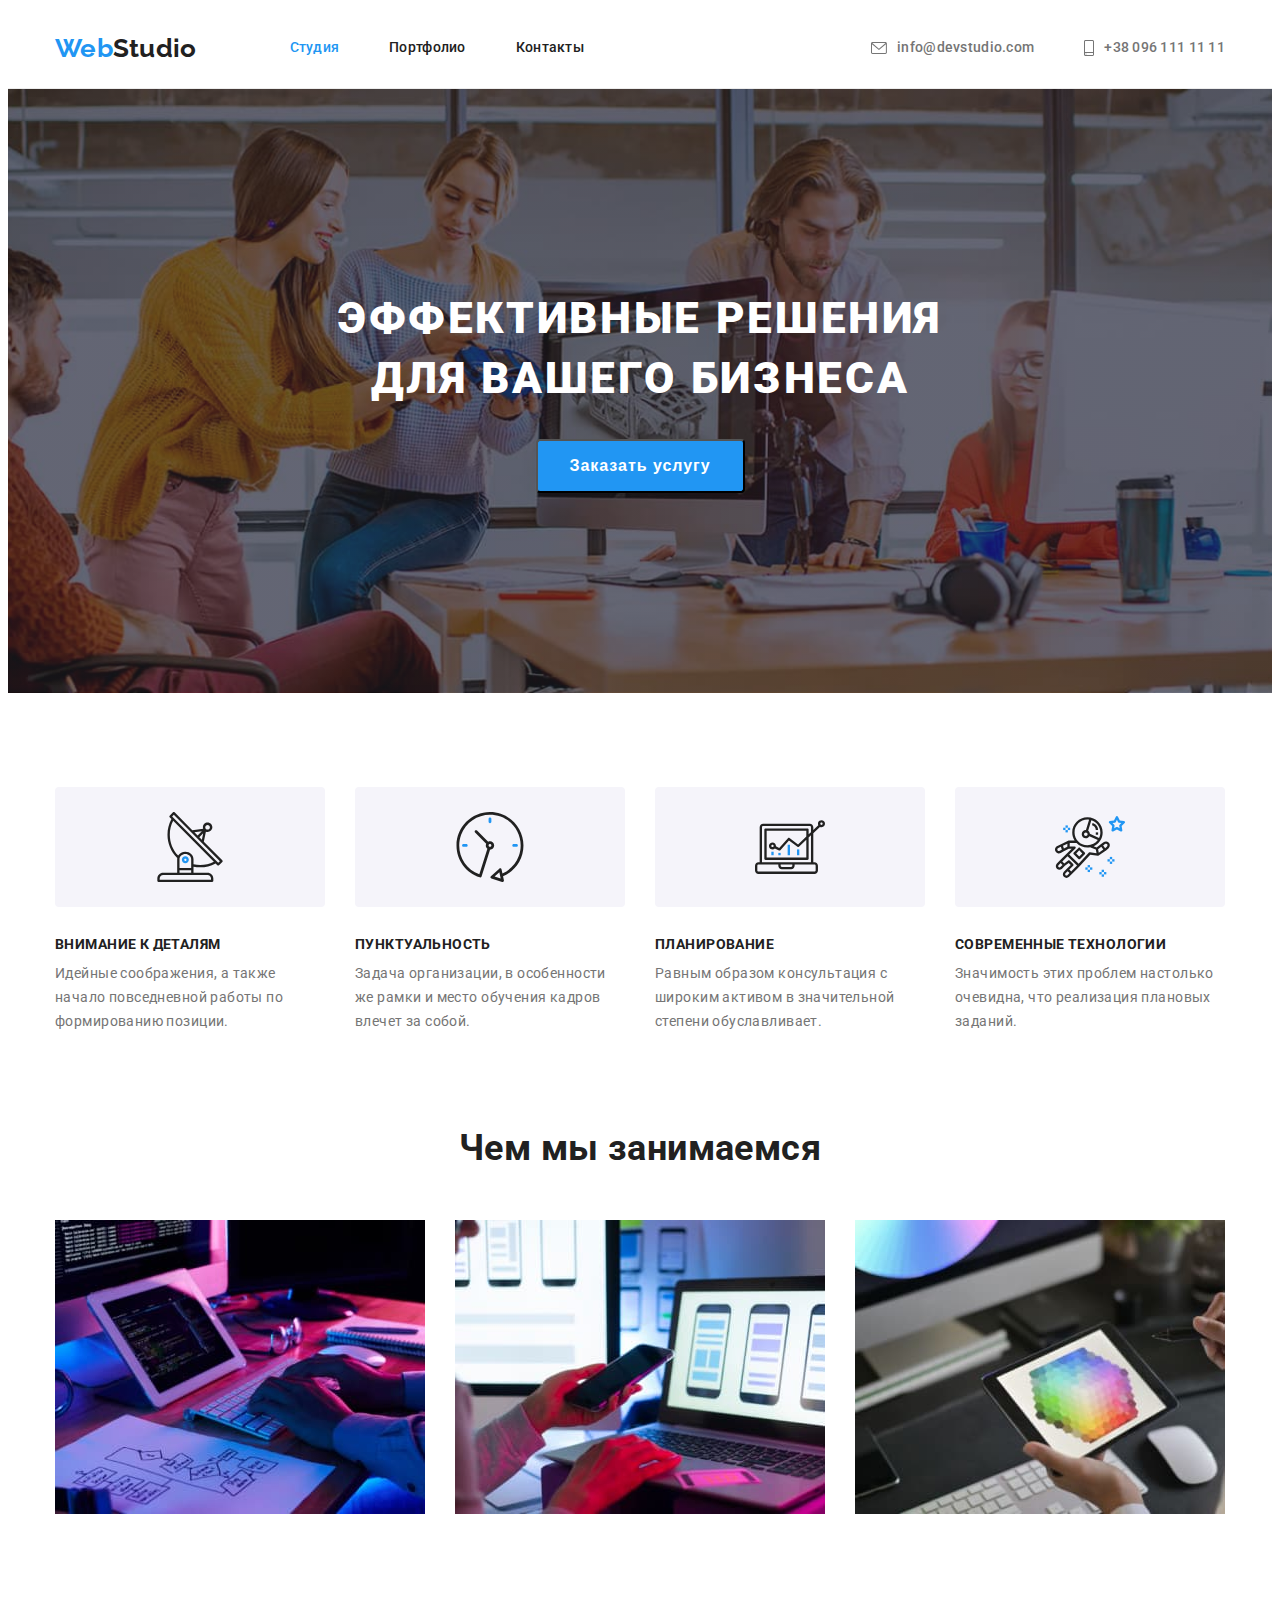
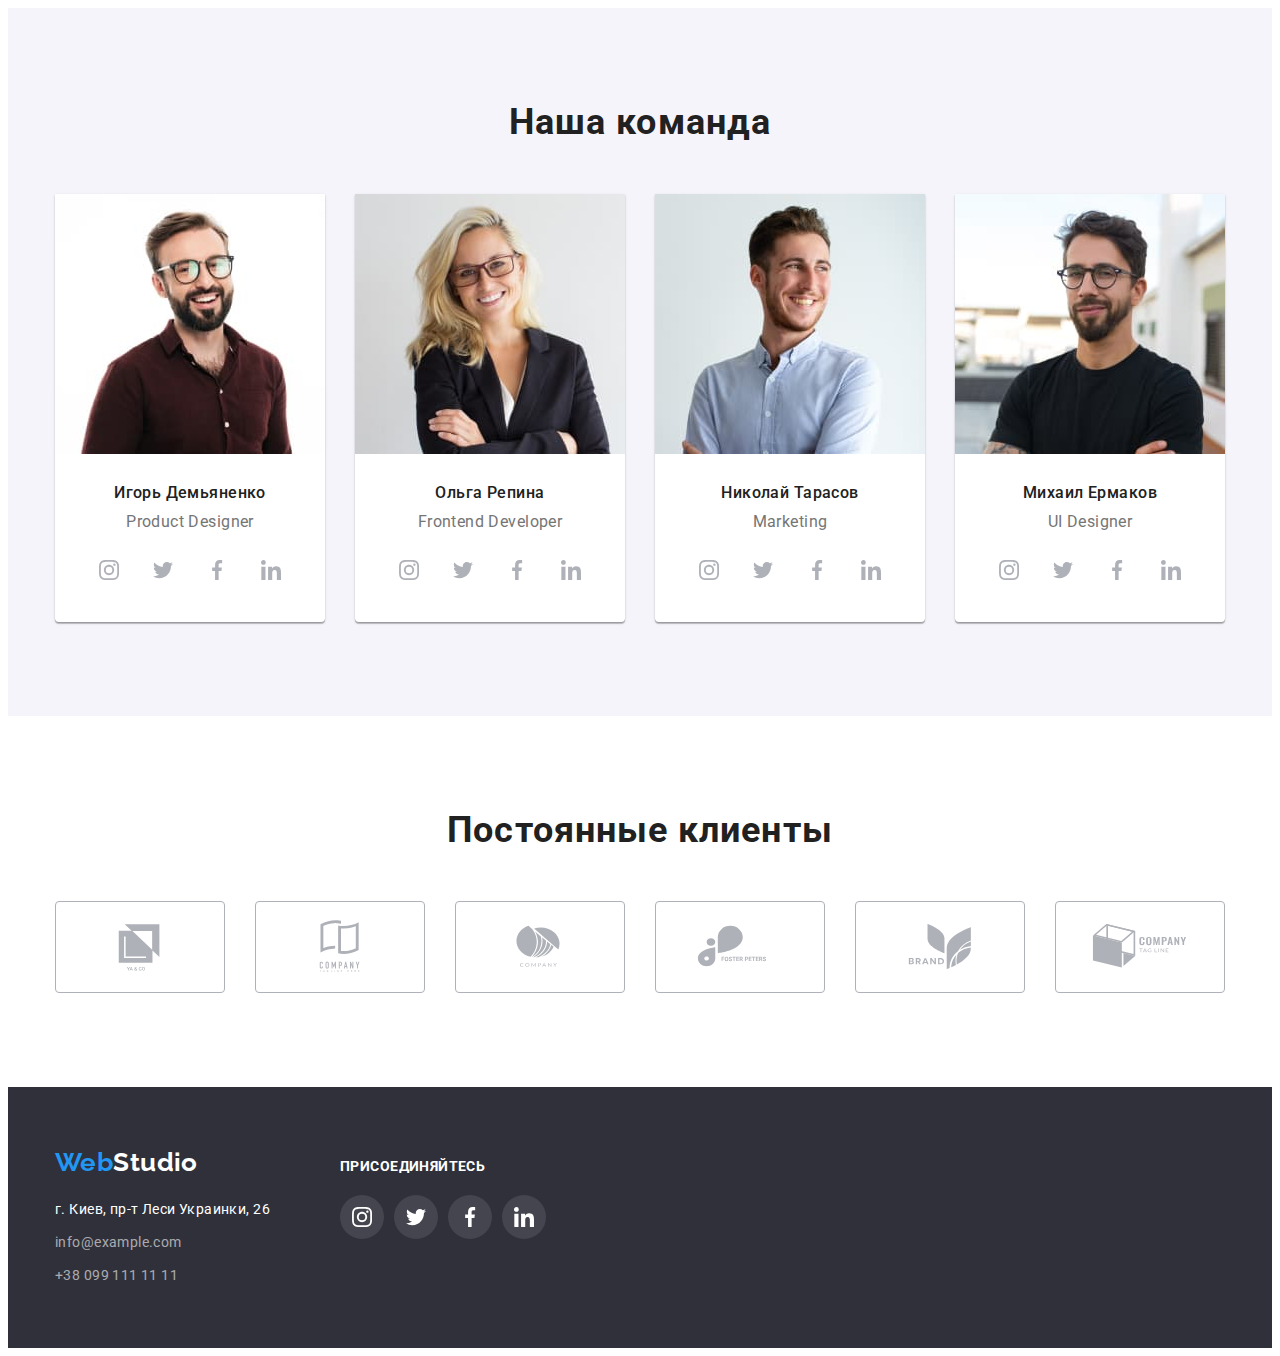
<file: index.html>
<!DOCTYPE html>
<html lang="ru">
  <head>
    <meta charset="UTF-8" />
    <meta http-equiv="X-UA-Compatible" content="IE=edge" />
    <meta name="viewport" content="width=device-width, initial-scale=1.0" />
    <title>WebStudio</title>
    <link rel="preconnect" href="https://fonts.googleapis.com" />
    <link rel="preconnect" href="https://fonts.googleapis.com" />
    <link rel="preconnect" href="https://fonts.gstatic.com" crossorigin />
    <link
      href="https://fonts.googleapis.com/css2?family=Raleway:wght@700&family=Roboto:wght@400;500;700;900&display=swap"
      rel="stylesheet"
    />
    <link
      rel="stylesheet"
      href="https://cdnjs.cloudflare.com/ajax/libs/modern-normalize/1.1.0/modern-normalize.min.css"
      integrity="sha512-wpPYUAdjBVSE4KJnH1VR1HeZfpl1ub8YT/NKx4PuQ5NmX2tKuGu6U/JRp5y+Y8XG2tV+wKQpNHVUX03MfMFn9Q=="
      crossorigin="anonymous"
      referrerpolicy="no-referrer"
    />
    <link rel="stylesheet" href="./css/styles.css" />
  </head>
  <body>
    <!--Header section-->

    <header class="header">
      <div class="container header-wrapper">
        <a href="" class="logo link"><span class="logo-blue">Web</span>Studio</a>
        <nav class="header-nav">
          <ul class="header-list list">
            <li class="header-item">
              <a href="" class="link active current">Студия</a>
            </li>
            <li class="header-item">
              <a href="./portfolio.html" class="link active">Портфолио</a>
            </li>
            <li class="header-item">
              <a href="" class="link active">Контакты</a>
            </li>
          </ul>
        </nav>

        <ul class="contact-list list">
          <li class="contact-item">
            <a href="mailto:info@devstudio.com" class="contact-link active link">
              <svg class="contact-social-icon" width="16" height="12">
                <use href="./images/icons.svg#icon-envelope"></use>
              </svg>
              info@devstudio.com
            </a>
          </li>
          <li class="contact-item">
            <a href="tel:+380961111111" class="contact-link active link">
                <svg class="contact-social-icon" width="10" height="16">
                    <use href="./images/icons.svg#icon-smartphone"></use>
                  </svg>
                +38 096 111 11 11
            </a>
          </li>
        </ul>
      </div>
    </header>

    <!--Main content-->

    <main>
      <section class="hero hero-bg">
        <div class="container">
          <h1 class="hero-title">Эффективные решения для вашего бизнеса</h1>
          <button type="button" class="hero-btn">Заказать услугу</button>
        </div>
      </section>

      <section class="feature section">
        <div class="container">
    


          <ul class="feature-list list">
            <li class="feature-item">
               <div class="feature-icon-wrapper">
                <svg class="feature-icon" width="70" height="70">
                  <use href="./images/icons.svg#icon-antenna-1"></use>
                </svg>
               </div>
              <h3 class="feature-title">Внимание к деталям</h3>
              <p class="feature-text">
                Идейные соображения, а также начало повседневной работы по формированию позиции.
              </p>
            </li>
            <li class="feature-item">
              <div class="feature-icon-wrapper">
                <svg class="feature-icon" width="70" height="70">
                  <use href="./images/icons.svg#icon-clock-1"></use>
                </svg>
               </div>
              <h3 class="feature-title">Пунктуальность</h3>
              <p class="feature-text">
                Задача организации, в особенности же рамки и место обучения кадров влечет за собой.
              </p>
            </li>
            <li class="feature-item">
              <div class="feature-icon-wrapper">
                <svg class="feature-icon" width="70" height="70">
                  <use href="./images/icons.svg#icon-diagram-1"></use>
                </svg>
               </div>
              <h3 class="feature-title">Планирование</h3>
              <p class="feature-text">
                Равным образом консультация с широким активом в значительной степени обуславливает.
              </p>
            </li>
            <li class="feature-item">
              <div class="feature-icon-wrapper">
                <svg class="feature-icon" width="70" height="70">
                  <use href="./images/icons.svg#icon-astronaut-1"></use>
                </svg>
               </div>
              <h3 class="feature-title">Современные технологии</h3>
              <p class="feature-text">
                Значимость этих проблем настолько очевидна, что реализация плановых заданий.
              </p>
            </li>
          </ul>
        </div>
      </section>

      <section class="services section">
        <div class="container">
          <h2 class="services-title">Чем мы занимаемся</h2>
          <ul class="services-list list">
            <li class="services-item">
              <img
                src="./images/our-work-1.jpg"
                alt="Написание кода"
                width="370"
                height="294"
                class="services-img"
              />
            </li>
            <li class="services-item">
              <img
                src="./images/our-work-2.jpg"
                alt="Решенение задач"
                width="370"
                height="294"
                class="services-img"
              />
            </li>
            <li class="services-item">
              <img
                src="./images/our-work-3.jpg"
                alt="Процесс дизайна"
                width="370"
                height="294"
                class="services-img"
              />
            </li>
          </ul>
        </div>
      </section>

      <section class="team section">
        <div class="container">
          <h2 class="team-title">Наша команда</h2>
          <ul class="teem-list list">
            <li class="team-item">
              <img
                src="./images/our-team-1.jpg"
                alt="Дизайнер Игорь"
                width="270"
                height="260"
                class="team-img"
              />
              <div class="wrapper-name-text">
                <h3 class="team-name">Игорь Демьяненко</h3>
                <p class="team-text">Product Designer</p>
                <ul class="team-social list">
                  <li class="team-social-item">
                    <a href="" class="team-social-link link">
                      <svg class="team-social-icon" width="20" height="20">
                        <use href="./images/icons.svg#icon-instagram"></use>
                      </svg>
                    </a>
                  </li>
                  <li class="team-social-item">
                    <a href="" class="team-social-link link">
                      <svg class="team-social-icon" width="20" height="20">
                        <use href="./images/icons.svg#icon-twitter"></use>
                      </svg>
                    </a>
                  </li>
                  <li class="team-social-item">
                    <a href="" class="team-social-link link">
                      <svg class="team-social-icon" width="20" height="20">
                        <use href="./images/icons.svg#icon-facebook"></use>
                      </svg>
                    </a>
                  </li>
                  <li class="team-social-item">
                    <a href="" class="team-social-link link">
                      <svg class="team-social-icon" width="20" height="20">
                        <use href="./images/icons.svg#icon-linkedin"></use>
                      </svg>
                    </a>
                  </li>
                </ul>
              </div>
            </li>
            <li class="team-item">
              <img
                src="./images/our-team-2.jpg"
                alt="Разработчик Ольга"
                width="270"
                height="260"
                class="team-img"
              />
              <div class="wrapper-name-text">
                <h3 class="team-name">Ольга Репина</h3>
                <p class="team-text">Frontend Developer</p>
                <ul class="team-social list">
                  <li class="team-social-item">
                    <a href="" class="team-social-link link">
                      <svg class="team-social-icon" width="20" height="20">
                        <use href="./images/icons.svg#icon-instagram"></use>
                      </svg>
                    </a>
                  </li>
                  <li class="team-social-item">
                    <a href="" class="team-social-link link">
                      <svg class="team-social-icon" width="20" height="20">
                        <use href="./images/icons.svg#icon-twitter"></use>
                      </svg>
                    </a>
                  </li>
                  <li class="team-social-item">
                    <a href="" class="team-social-link link">
                      <svg class="team-social-icon" width="20" height="20">
                        <use href="./images/icons.svg#icon-facebook"></use>
                      </svg>
                    </a>
                  </li>
                  <li class="team-social-item">
                    <a href="" class="team-social-link link">
                      <svg class="team-social-icon" width="20" height="20">
                        <use href="./images/icons.svg#icon-linkedin"></use>
                      </svg>
                    </a>
                  </li>
                </ul>
              </div>
            </li>
            <li class="team-item">
              <img
                src="./images/our-team-3.jpg"
                alt="Маркетолог Николай"
                width="270"
                height="260"
                class="team-img"
              />
              <div class="wrapper-name-text">
                <h3 class="team-name">Николай Тарасов</h3>
                <p class="team-text">Marketing</p>
                <ul class="team-social list">
                  <li class="team-social-item">
                    <a href="" class="team-social-link link">
                      <svg class="team-social-icon" width="20" height="20">
                        <use href="./images/icons.svg#icon-instagram"></use>
                      </svg>
                    </a>
                  </li>
                  <li class="team-social-item">
                    <a href="" class="team-social-link link">
                      <svg class="team-social-icon" width="20" height="20">
                        <use href="./images/icons.svg#icon-twitter"></use>
                      </svg>
                    </a>
                  </li>
                  <li class="team-social-item">
                    <a href="" class="team-social-link link">
                      <svg class="team-social-icon" width="20" height="20">
                        <use href="./images/icons.svg#icon-facebook"></use>
                      </svg>
                    </a>
                  </li>
                  <li class="team-social-item">
                    <a href="" class="team-social-link link">
                      <svg class="team-social-icon" width="20" height="20">
                        <use href="./images/icons.svg#icon-linkedin"></use>
                      </svg>
                    </a>
                  </li>
                </ul>
              </div>
            </li>
            <li class="team-item">
              <img
                src="./images/our-team-4.jpg"
                alt="Дизайнер Михаил"
                width="270"
                height="260"
                class="team-img"
              />
              <div class="wrapper-name-text">
                <h3 class="team-name">Михаил Ермаков</h3>
                <p class="team-text">UI Designer</p>
                <ul class="team-social list">
                  <li class="team-social-item">
                    <a href="" class="team-social-link link">
                      <svg class="team-social-icon" width="20" height="20">
                        <use href="./images/icons.svg#icon-instagram"></use>
                      </svg>
                    </a>
                  </li>
                  <li class="team-social-item">
                    <a href="" class="team-social-link link">
                      <svg class="team-social-icon" width="20" height="20">
                        <use href="./images/icons.svg#icon-twitter"></use>
                      </svg>
                    </a>
                  </li>
                  <li class="team-social-item">
                    <a href="" class="team-social-link link">
                      <svg class="team-social-icon" width="20" height="20">
                        <use href="./images/icons.svg#icon-facebook"></use>
                      </svg>
                    </a>
                  </li>
                  <li class="team-social-item">
                    <a href="" class="team-social-link link">
                      <svg class="team-social-icon" width="20" height="20">
                        <use href="./images/icons.svg#icon-linkedin"></use>
                      </svg>
                    </a>
                  </li>
                </ul>
              </div>
            </li>
          </ul>
        </div>
      </section>

      <section class="clients-section">
        <div class="container">
          <h2 class="clients-title">Постоянные клиенты</h2>
          <ul class="our-clients list">
            <li class="client-item">
              <a href="" class="client-link link">
                <svg class="client-icon" width="106" height="60">
                  <use href="./images/icons.svg#icon-Logo-client-1"></use>
                </svg>
              </a>
            </li>
            <li class="client-item">
              <a href="" class="client-link link">
                <svg class="client-icon" width="106" height="60">
                  <use href="./images/icons.svg#icon-Logo-client-2"></use>
                </svg>
              </a>
            </li>
            <li class="client-item">
              <a href="" class="client-link link">
                <svg class="client-icon" width="106" height="60">
                  <use href="./images/icons.svg#icon-Logo-client-3"></use>
                </svg>
              </a>
            </li>
            <li class="client-item">
              <a href="" class="client-link link">
                <svg class="client-icon" width="106" height="60">
                  <use href="./images/icons.svg#icon-Logo-client-4"></use>
                </svg>
              </a>
            </li>
            <li class="client-item">
              <a href="" class="client-link link">
                <svg class="client-icon" width="106" height="60">
                  <use href="./images/icons.svg#icon-Logo-client-5"></use>
                </svg>
              </a>
            </li>
            <li class="client-item">
              <a href="" class="client-link link">
                <svg class="client-icon"width="106" height="60">
                  <use href="./images/icons.svg#icon-Logo-client-6"></use>
                </svg>
              </a>
            </li>
          </ul>
        </div>
      </section>
    </main>

    <!--Footer-->

    <footer class="footer">
      <div class="container footer-wrapper">
        <div>
          <a href="" class="logo link"><span class="logo-blue">Web</span>Studio</a>
          <address class="footer-address">
            <p class="footer-text">г. Киев, пр-т Леси Украинки, 26</p>
            <ul class="footer-list list">
              <li class="footer-item">
                <a href="mailto:info@example.com" class="footer-contact active link"
                  >info@example.com</a
                >
              </li>
              <li class="footer-item">
                <a href="tel:+380991111111" class="footer-contact active link">+38 099 111 11 11</a>
              </li>
            </ul>
          </address>
        </div>
        <div class="footer-social-wrapper">
          <p class="footer-social-text">Присоединяйтесь</p>
          <ul class="footer-social list">
            <li class="footer-social-item">
              <a href="" class="footer-social-link link">
                <svg class="footer-social-icon" width="20" height="20">
                  <use href="./images/icons.svg#icon-instagram"></use>
                </svg>
              </a>
            </li>
            <li class="footer-social-item">
              <a href="" class="footer-social-link link">
                <svg class="footer-social-icon" width="20" height="20">
                  <use href="./images/icons.svg#icon-twitter"></use>
                </svg>
              </a>
            </li>
            <li class="footer-social-item">
              <a href="" class="footer-social-link link">
                <svg class="footer-social-icon" width="20" height="20">
                  <use href="./images/icons.svg#icon-facebook"></use>
                </svg>
              </a>
            </li>
            <li class="footer-social-item">
              <a href="" class="footer-social-link link">
                <svg class="footer-social-icon" width="20" height="20">
                  <use href="./images/icons.svg#icon-linkedin"></use>
                </svg>
              </a>
            </li>
          </ul>
        </div>
      </div>
    </footer>
  </body>
</html>
</file>
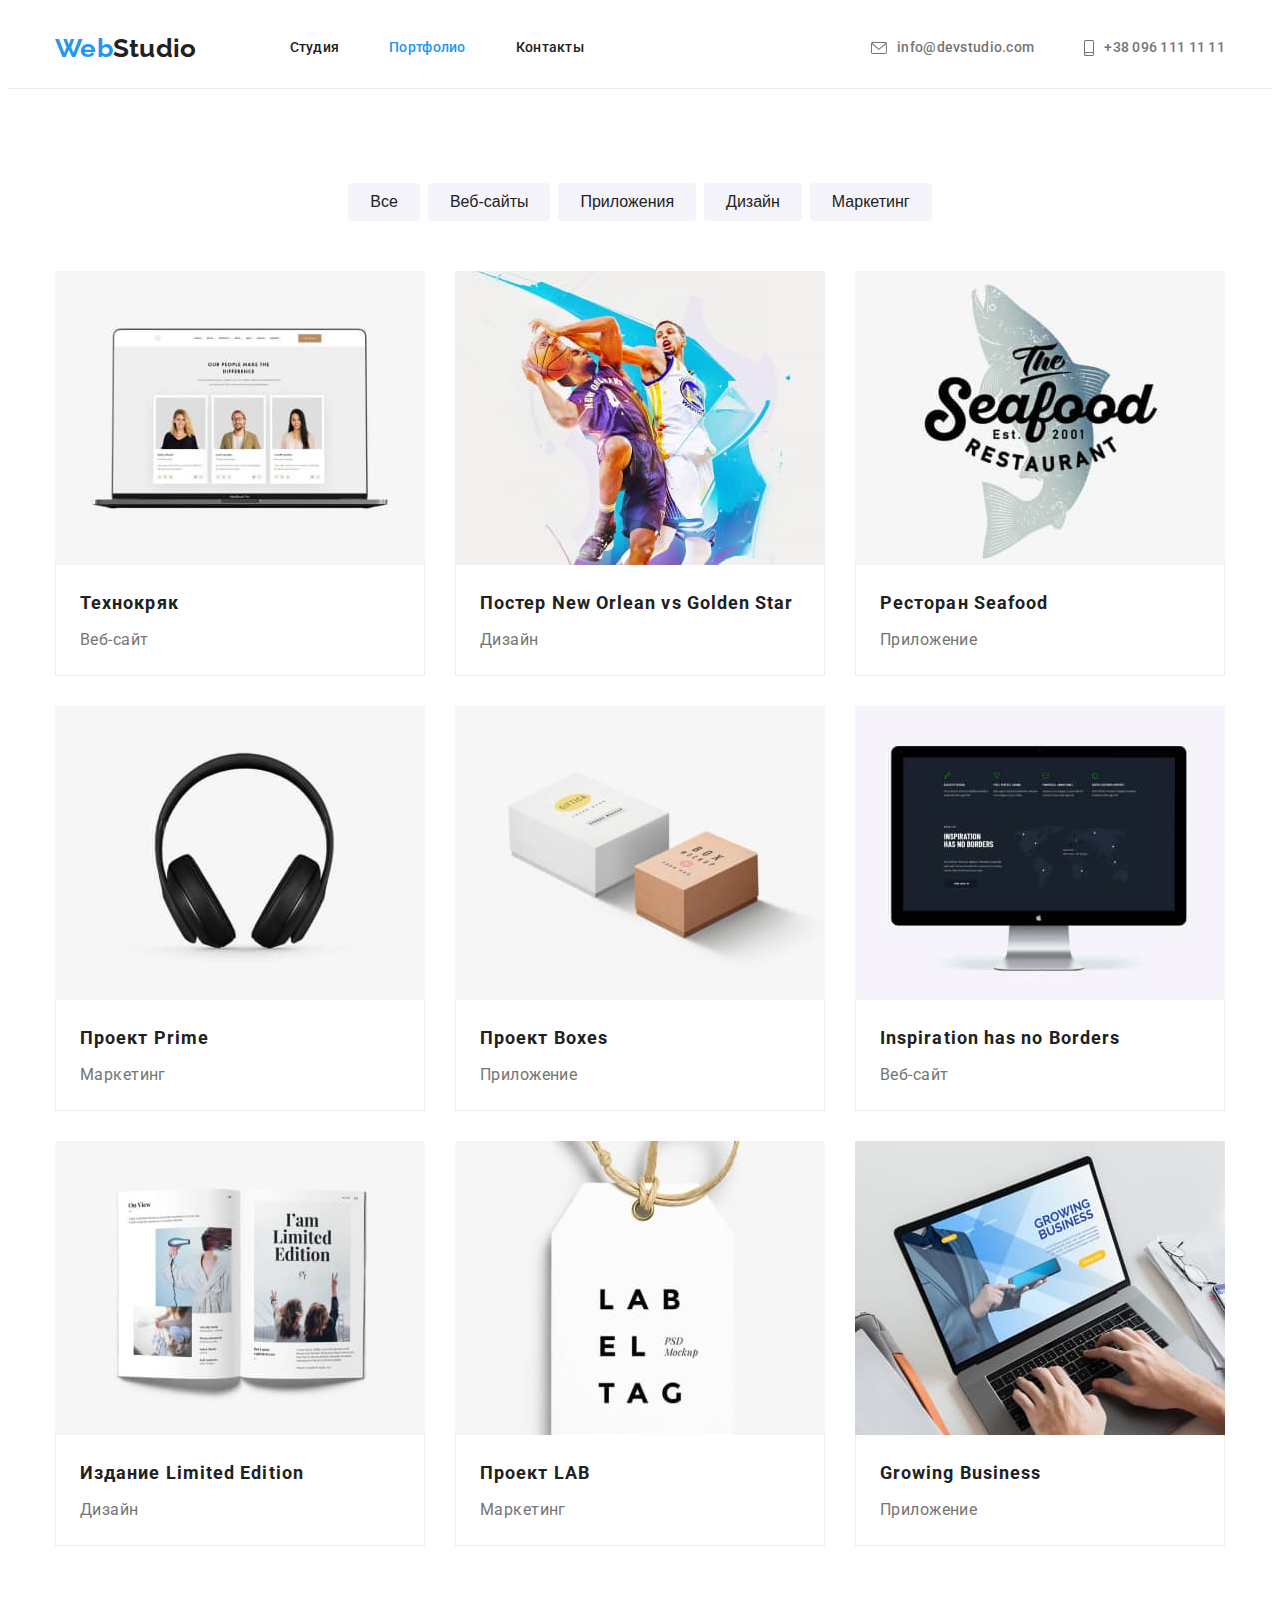
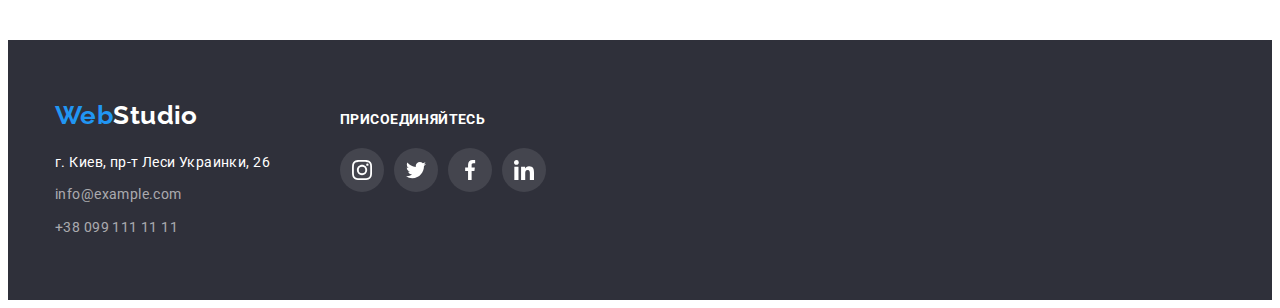
<file: portfolio.html>
<!DOCTYPE html>
<html lang="ru">
<head>
    <meta charset="UTF-8">
    <meta http-equiv="X-UA-Compatible" content="IE=edge">
    <meta name="viewport" content="width=device-width, initial-scale=1.0">
    <link rel="preconnect" href="https://fonts.googleapis.com">
    <link rel="preconnect" href="https://fonts.googleapis.com">
    <link rel="preconnect" href="https://fonts.gstatic.com" crossorigin>
    <link href="https://fonts.googleapis.com/css2?family=Raleway:wght@700&family=Roboto:wght@400;500;700;900&display=swap" rel="stylesheet">
    <title>Porfolio</title>
    <link rel="stylesheet" href="https://cdnjs.cloudflare.com/ajax/libs/modern-normalize/1.1.0/modern-normalize.min.css" integrity="sha512-wpPYUAdjBVSE4KJnH1VR1HeZfpl1ub8YT/NKx4PuQ5NmX2tKuGu6U/JRp5y+Y8XG2tV+wKQpNHVUX03MfMFn9Q==" crossorigin="anonymous" referrerpolicy="no-referrer" />
    <link rel="stylesheet" href="./css/styles.css">
</head>
<body>
      <!--Header section-->

      <header class="header">
        <div class="container header-wrapper">
        <a href="./index.html" class="logo link"><span class="logo-blue">Web</span>Studio</a>
      <nav class="header-nav">  
         <ul class="header-list list">
             <li class="header-item">
                 <a href="./index.html" class="link active">Студия</a>
             </li>
             <li class="header-item">
                 <a href="" class="link active  current">Портфолио</a>
             </li>
             <li class="header-item">
                 <a href="" class="link active">Контакты</a>
             </li>
         </ul>
        </nav>

        <ul class="contact-list list">
            <li class="contact-item">
              <a href="mailto:info@devstudio.com" class="contact-link active link">
                <svg class="contact-social-icon" width="16" height="12">
                  <use href="./images/icons.svg#icon-envelope"></use>
                </svg>
                info@devstudio.com
              </a>
            </li>
            <li class="contact-item">
              <a href="tel:+380961111111" class="contact-link active link">
                  <svg class="contact-social-icon" width="10" height="16">
                      <use href="./images/icons.svg#icon-smartphone"></use>
                    </svg>
                  +38 096 111 11 11
              </a>
            </li>
          </ul>
        </div>
  </header>


<!--Main section-->

<main>
    <section class="portfolio section">
        <div class="container">
        <h1 class="visually-hidden">Портфолио WebStudio</h1>
          <ul class="filter-list list">
                <li class="filter-item">
                    <button type="button" class="filter-btn">Все</button>
                </li>
                <li class="filter-item">
                    <button type="button" class="filter-btn">Веб-сайты</button>
                </li>
                <li class="filter-item">
                    <button type="button" class="filter-btn">Приложения</button>
                </li>
                <li class="filter-item">
                    <button type="button" class="filter-btn">Дизайн</button>
                </li>
                <li class="filter-item">
                    <button type="button" class="filter-btn">Маркетинг</button>
                </li>
          </ul>

          <ul class="portfolio-list list">
            <li class="portfolio-item">
                <a href="" class="portfolio-link link">
                <img src="./images/portfolio-img/tehno-1.jpg" alt="откритий сайт" width="370" height="294" class="portfolio-img">
                <div class="wrapper-card">
                <h2 class="portfolio-title">Технокряк</h2>
                <p class="portfolio-text">Веб-сайт</p>
                </div>
                </a>
            </li>
            <li class="portfolio-item">
                <a href="" class="link portfolio-link">
                <img src="./images/portfolio-img/poster-2.jpg" alt="баскетболисты" width="370" height="294" class="portfolio-img">
                <div class="wrapper-card">
                <h2 class="portfolio-title">Постер New Orlean vs Golden Star</h2>
                <p class="portfolio-text">Дизайн</p>
                </div>
                </a>
            </li>
            <li class="portfolio-item">
                <a href="" class="link portfolio-link">
                <img src="./images/portfolio-img/restaurant-3.jpg" alt="лого ресторана" width="370" height="294" class="portfolio-img">
                <div class="wrapper-card">
                <h2 class="portfolio-title">Ресторан Seafood</h2>
                <p class="portfolio-text">Приложение</p>
                </div>
                </a>
            </li>
            <li class="portfolio-item">
                <a href="" class="link portfolio-link">
                <img src="./images/portfolio-img/prime-4.jpg" alt="наушники" width="370" height="294" class="portfolio-img">
                <div class="wrapper-card">
                <h2 class="portfolio-title">Проект Prime</h2>
                <p class="portfolio-text">Маркетинг</p>
                </div>
                </a>
            </li>
            <li class="portfolio-item">
                <a href="" class="link portfolio-link">
                <img src="./images/portfolio-img/boxes-5.jpg" alt="коробки" width="370" height="294" class="portfolio-img">
                <div class="wrapper-card">
                <h2 class="portfolio-title">Проект Boxes</h2>
                <p class="portfolio-text">Приложение</p>
                </div>
                </a>
            </li>
            <li class="portfolio-item">
                <a href="" class="link portfolio-link">
                <img src="./images/portfolio-img/inspiration-6.jpg" alt="откритий сайт" width="370" height="294" class="portfolio-img">
                <div class="wrapper-card">
                <h2 class="portfolio-title">Inspiration has no Borders</h2>
                <p class="portfolio-text">Веб-сайт</p>
                </div>
                </a>
            </li>
            <li class="portfolio-item">
                <a href="" class="link portfolio-link">
                <img src="./images/portfolio-img/journal-7.jpg" alt="откритий журнал" width="370" height="294" class="portfolio-img">
                <div class="wrapper-card">
                <h2 class="portfolio-title">Издание Limited Edition</h2>
                <p class="portfolio-text">Дизайн</p>
                </div>
                </a>
            </li>
            <li class="portfolio-item">
                <a href="" class="link portfolio-link">
                <img src="./images/portfolio-img/project-lab-8.jpg" alt="бирка" width="370" height="294" class="portfolio-img">
                <div class="wrapper-card">
                <h2 class="portfolio-title">Проект LAB</h2>
                <p class="portfolio-text">Маркетинг</p>
                </div>
                </a>
            </li>
            <li class="portfolio-item">
                <a href="" class="link portfolio-link">
                <img src="./images/portfolio-img/business-9.jpg" alt="открытое приложение" width="370" height="294" class="portfolio-img">
                <div class="wrapper-card">
                <h2 class="portfolio-title">Growing Business</h2>
                <p class="portfolio-text">Приложение</p>
                </div>
                </a>
            </li>
           
          </ul>
          </div>
     </section>
</main>

<!--Footer-->

<footer class="footer">
    <div class="container footer-wrapper">
      <div>
        <a href="" class="logo link"><span class="logo-blue">Web</span>Studio</a>
        <address class="footer-address">
          <p class="footer-text">г. Киев, пр-т Леси Украинки, 26</p>
          <ul class="footer-list list">
            <li class="footer-item">
              <a href="mailto:info@example.com" class="footer-contact active link"
                >info@example.com</a
              >
            </li>
            <li class="footer-item">
              <a href="tel:+380991111111" class="footer-contact active link">+38 099 111 11 11</a>
            </li>
          </ul>
        </address>
      </div>
      <div class="footer-social-wrapper">
        <p class="footer-social-text">Присоединяйтесь</p>
        <ul class="footer-social list">
          <li class="footer-social-item">
            <a href="" class="footer-social-link link">
              <svg class="footer-social-icon" width="20" height="20">
                <use href="./images/icons.svg#icon-instagram"></use>
              </svg>
            </a>
          </li>
          <li class="footer-social-item">
            <a href="" class="footer-social-link link">
              <svg class="footer-social-icon" width="20" height="20">
                <use href="./images/icons.svg#icon-twitter"></use>
              </svg>
            </a>
          </li>
          <li class="footer-social-item">
            <a href="" class="footer-social-link link">
              <svg class="footer-social-icon" width="20" height="20">
                <use href="./images/icons.svg#icon-facebook"></use>
              </svg>
            </a>
          </li>
          <li class="footer-social-item">
            <a href="" class="footer-social-link link">
              <svg class="footer-social-icon" width="20" height="20">
                <use href="./images/icons.svg#icon-linkedin"></use>
              </svg>
            </a>
          </li>
        </ul>
      </div>
    </div>
  </footer>

</body>
</html>
</file>
<file: css/styles.css>
html{
    box-sizing: border-box;
}

*,
*::before,
*::after {
  box-sizing: border-box;
}


:root{
    --background-color-first: #2F303A;
    --background-color-second: #F5F4FA;
    --color-hover-focus: #2196F3;
    --color-white: #ffffff;
    --color-dark: #212121;
    --color-grey: #757575;
    --icon-color: #AFB1B8;
}



h1, h2, h3, h4,
h5, h6, p, ul{
    margin: 0;
}

ul {
    padding-left: 0;
}

img {
    display: block;
    max-width: 100%;
    height: auto;
}


body{
     font-family: 'Roboto', sans-serif;
     color: var(--color-dark);
     letter-spacing: 0.03em;
     font-size: 14px;
     line-height: 1.71;
}


.visually-hidden {
    position: absolute;
    white-space: nowrap;
    width: 1px;
    height: 1px;
    overflow: hidden;
    border: 0;
    padding: 0;
    clip: rect(0 0 0 0);
    clip-path: inset(50%);
    margin: -1px;
  }

.link{
    text-decoration: none;
    color: currentColor;
}

.active:hover,
.active:focus {
  color: var(--color-hover-focus);
}

.list{
    list-style: none;
}

.current{
    color: var(--color-hover-focus);
}

.container{
    width: 1200px;
    padding: 0 15px;
    margin: 0 auto;
}

.section{
    padding-top: 94px;
    padding-bottom: 94px;
}


/*-------Stidio page-------*/

/*---Header---*/

.logo{
    font-family: 'Raleway';
    font-weight: 700;
    font-size: 26px;
    line-height: 1.19;
}

.logo-blue{
    color: var(--color-hover-focus)
}

.header {
    font-weight: 500;
    line-height: 1.14;
    letter-spacing: 0.02em;
    border-bottom: 1px solid #ECECEC;
}

.header-list{
    display: flex;
  
}
.header-nav{
    margin-left: 93px;
}

.header-item:not(:last-child) {
    margin-right: 50px;
}
.header-item .link{
    display: block;
    padding-top: 32px;
    padding-bottom: 32px;
}

.contact-list{
    display: flex;
    margin-left: auto;
    column-gap: 50px;
}

.header-wrapper{
    display: flex;
    align-items: center;
}

.contact-link{
    color: var(--color-grey);
    display: flex;
    justify-content: center;
    align-items: center;
    column-gap: 10px;
}
.contact-social-icon{
    fill: currentColor;
}


/*---Hero section---*/

.hero{
    background-color: var(--background-color-first);
    text-align: center;
    color: var(--color-white);
    padding-top: 200px;
    padding-bottom: 200px;
}

.hero-bg{
    background-image: linear-gradient(rgba(47, 48, 58, 0.4), rgba(47, 48, 58, 0.4)),
    url(../images/hero-bg.jpg);
    background-repeat: no-repeat;
    background-size: cover;
    background-position: center;
    margin: 0 auto;
    max-width: 1600px;
}

.hero-title{
    font-weight: 900;
    font-size: 44px;
    line-height: 1.36;
    letter-spacing: 0.06em;
    text-transform: uppercase;
    width: 696px;
    margin: auto;
    margin-bottom: 30px;
}

.hero-btn{
    font-style: normal;
    font-weight: 700;
    font-size: 16px;
    letter-spacing: 0.06em;
    line-height: 1.87;
    background-color: var(--color-hover-focus);
    color: var(--color-white);
    cursor: pointer;
    padding: 10px 32px;
    border-radius: 4px;

}
.hero-btn:hover,
.hero-btn:focus{
    background-color: #188CE8;
}

/*---Feature section---*/
.feature-social-icon{
    background-color: #F5F4FA;
    text-align: center;
}

.feature-icon-wrapper{
    width: 100%;
    background-color: #F5F4FA;
    height: 120px;
    display: flex;
    justify-content: center;
    align-items: center;
    border-radius: 4px;
    margin-bottom: 30px;
}


.feature-list{
    display: flex;
    column-gap: 30px;
}
.feature-item{
    width: 270px;
}

.feature-title{
    font-weight: 700;
    font-size: 14px;
    line-height: 1.14;
    text-transform: uppercase;
    margin-bottom: 10px;
}
.feature-text{
    color: var(--color-grey);
}

/*---Services section---*/
.services{
    padding-top: 0;

}

.services-title{
    font-size: 36px;
    line-height: 1.16;
    text-align: center;
    margin-bottom: 50px;
  }

  .services-list{
    display: flex;
    column-gap: 30px;
  }

  /* Team section */

.team{
    background-color: var(--background-color-second);
}
.team-title{
    font-weight: 700;
    font-size: 36px;
    line-height: 1.16;
    text-align: center;
    letter-spacing: 0.03em;
    margin-bottom: 50px;
}
.teem-list{
    display: flex;
    column-gap: 30px;
}

.team-item{
    font-size: 16px;
    line-height: 1.18;
    background-color: var(--color-white);
    text-align: center;
    box-shadow: 0px 1px 3px rgba(0, 0, 0, 0.12), 0px 1px 1px rgba(0, 0, 0, 0.14), 0px 2px 1px rgba(0, 0, 0, 0.2);
    border-radius: 0px 0px 4px 4px;
}
  
.team-name {
    font-size: 16px;
    font-weight: 500;
    margin-bottom: 10px;
} 

.wrapper-name-text{
    padding-top: 30px;
    padding-bottom: 30px;
}

.team-text{
    color: var(--color-grey);
}

.team-social{
    display: flex;
    justify-content: center;
    column-gap: 10px;
    margin-top: 16px;
}

.team-social-link{
     height: 44px;
     width: 44px;
     border-radius: 50%;
     background-color: #ffffff;
     display: flex;
     align-items: center;
     justify-content: center;
}

.team-social-icon{
    fill: var(--icon-color);
}

.team-social-link:hover,
.team-social-link:focus{
    background-color: var(--color-hover-focus);
}

.team-social-link:hover .team-social-icon,
.team-social-link:focus .team-social-icon{
      fill: #ffffff;
}

/* ---Our-clients section--- */

.clients-section{
    padding-top: 94px;
    padding-bottom: 94px;
}

.clients-title{
    font-weight: 700;
    font-size: 36px;
    line-height: 1.16;
    text-align: center;
    letter-spacing: 0.03em;
    margin-bottom: 50px;
}

.our-clients{
    display: flex;
    justify-content: center;
    column-gap: 30px;
}
.client-item{
    width: 170px;
    height: 92px;
}
.client-link{
    display: flex;
    align-items: center;
    justify-content: center;
    width: 100%;
    height: 100%;
    border: 1px solid var(--icon-color);
    border-radius: 4px;
    fill: var(--icon-color);
}

.client-link:hover,
.client-link:focus{
    fill: var(--color-hover-focus);
    border: 1px solid var(--color-hover-focus);
} 



/*---Footer section---*/

.footer{
    background-color: var(--background-color-first);
    color: var(--color-white);
    padding-top: 60px;
    padding-bottom: 60px;
}

.footer-wrapper{
    display: flex;
    align-items: baseline;
}

.footer .logo{
    display: inline-block;
    margin-bottom: 20px;
}

.footer-text{
    margin-bottom: 9px;
}
.footer-item:first-child{
    margin-bottom: 9px;
}

.footer-address{
    font-style: normal;
   
}
.footer-contact {
    color: rgba(255, 255, 255, 0.6);
}

.footer-social-wrapper{
    margin-left: 70px;
}

.footer-social-text{
    font-weight: 700;
    text-transform: uppercase;
    line-height: 1.14;
    margin-bottom: 20px;
}

.footer-social{
    display: flex;
    justify-content: center;
    column-gap: 10px;
    margin-top: 16px;
}


.footer-social-link{
    height: 44px;
    width: 44px;
    border-radius: 50%;
    background: rgba(255, 255, 255, 0.1);
    display: flex;
    align-items: center;
    justify-content: center;
}

.footer-social-icon{
   fill: var(--color-white);
}

.footer-social-link:hover,
.footer-social-link:focus{
   background-color: var(--color-hover-focus);
}

.footer-social-link:hover .footer-social-icon,
.footer-social-link:focus .footer-social-icon{
     fill: #ffffff;
}

/*-------Portfolio page-------*/


/*---Porfolio section---*/

.filter-btn{
    background-color: var(--background-color-second);
    color: var(--color-dark);
    font-weight: 500;
    font-size: 16px;
    line-height: 1.62;
    text-align: center;
    cursor: pointer;
    padding: 6px 22px;
    border-radius: 4px;
    border: none;
}

.filter-btn:hover,
.filter-btn:focus{
   background-color:var(--color-hover-focus);
   color: var(--color-white);
   box-shadow: 0px 3px 1px rgba(0, 0, 0, 0.1), 0px 1px 2px rgba(0, 0, 0, 0.08), 0px 2px 2px rgba(0, 0, 0, 0.12);
}

.portfolio-link{
    display: block;
}

.portfolio-link:hover,
.portfolio-link:focus{
    box-shadow: 0px 1px 1px rgba(0, 0, 0, 0.12), 0px 4px 4px rgba(0, 0, 0, 0.06), 1px 4px 6px rgba(0, 0, 0, 0.16);
}

.filter-list{
    display: flex;
    justify-content: center;
    column-gap: 8px;
    margin-bottom: 50px;
}

.portfolio-title {
    font-size: 18px;
    line-height: 2;
    letter-spacing: 0.06em;
    margin-bottom: 4px;
}
.portfolio-text{
    font-size: 16px;
    line-height: 1.87;
    color: var(--color-grey);
}

.portfolio-list{
    display: flex;
    flex-wrap: wrap;
    gap: 30px;
}

.wrapper-card{
    border-bottom: 1px solid #EEEEEE;
    border-left: 1px solid #EEEEEE;
    border-right: 1px solid #EEEEEE;
    padding-top: 20px;
    padding-left: 24px;
    padding-right: 24px;
    padding-bottom: 20px;
}
</file>
